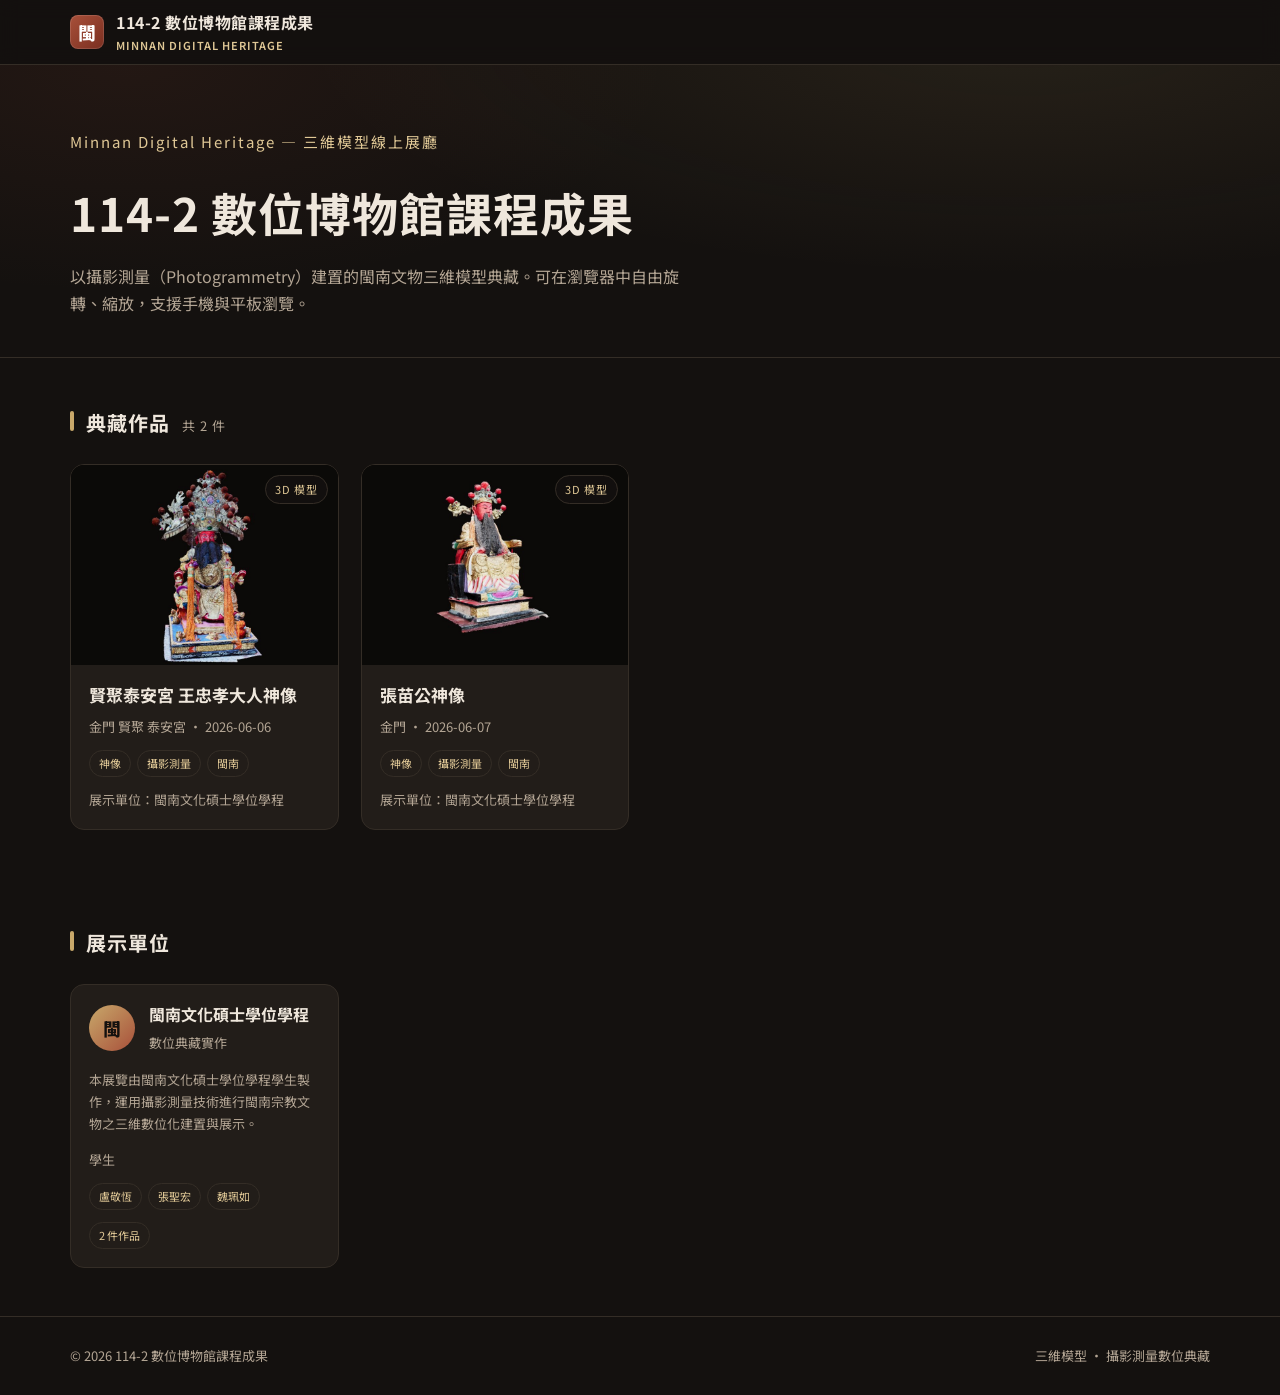
<file: index.html>
<!DOCTYPE html>
<html lang="zh-Hant">
<head>
  <meta charset="UTF-8" />
  <meta name="viewport" content="width=device-width, initial-scale=1, viewport-fit=cover" />
  <title>114-2 數位博物館課程成果</title>
  <meta name="description" content="以攝影測量建置的閩南文物三維模型線上展廳，可旋轉縮放、支援手機瀏覽。" />
  <link rel="icon" type="image/svg+xml" href="favicon.svg" />
  <link rel="icon" type="image/png" sizes="32x32" href="favicon-32.png" />
  <link rel="icon" type="image/png" sizes="16x16" href="favicon-16.png" />
  <link rel="apple-touch-icon" href="apple-touch-icon.png" />
  <link rel="preconnect" href="https://fonts.googleapis.com" />
  <link rel="preconnect" href="https://fonts.gstatic.com" crossorigin />
  <link href="https://fonts.googleapis.com/css2?family=Noto+Sans+TC:wght@400;500;700&display=swap" rel="stylesheet" />
  <link rel="stylesheet" href="assets/css/style.css?v=3" />
</head>
<body>
  <header class="site-header">
    <div class="container">
      <a class="brand" href="index.html">
        <span class="seal">閩</span>
        <span>114-2 數位博物館課程成果<small>MINNAN DIGITAL HERITAGE</small></span>
      </a>
    </div>
  </header>

  <section class="hero">
    <div class="container">
      <div class="hero-course" id="hero-course"></div>
      <div class="sub" id="hero-sub"></div>
      <h1 id="hero-title"></h1>
      <p class="intro" id="hero-intro"></p>
    </div>
  </section>

  <main class="container">
    <section class="section">
      <h2 class="section-title">典藏作品 <span class="count" id="works-count"></span></h2>
      <div class="grid" id="works-grid"></div>
    </section>

    <section class="section">
      <h2 class="section-title">展示單位</h2>
      <div class="grid" id="uploaders-grid"></div>
    </section>
  </main>

  <footer class="site-footer">
    <div class="container">
      <span>© <span id="year"></span> 114-2 數位博物館課程成果</span>
      <span>三維模型 · 攝影測量數位典藏</span>
    </div>
  </footer>

  <script src="assets/js/app.js?v=3"></script>
</body>
</html>
</file>
<file: assets/css/style.css>
:root {
  --bg: #14110f;
  --bg-soft: #1c1815;
  --card: #221d19;
  --line: #342d26;
  --text: #efe7dc;
  --muted: #b3a594;
  --gold: #c8a86a;
  --gold-soft: #e0c896;
  --accent: #a8503a;
  --radius: 14px;
  --maxw: 1180px;
}

* { box-sizing: border-box; }
html { -webkit-text-size-adjust: 100%; }
body {
  margin: 0;
  font-family: "Noto Sans TC", "PingFang TC", "Microsoft JhengHei", system-ui, sans-serif;
  background: var(--bg);
  color: var(--text);
  line-height: 1.7;
  -webkit-font-smoothing: antialiased;
}
a { color: inherit; text-decoration: none; }
img { max-width: 100%; display: block; }

.container {
  max-width: var(--maxw); margin: 0 auto;
  /* respect notch / rounded-corner safe areas on mobile */
  padding-left: max(20px, env(safe-area-inset-left));
  padding-right: max(20px, env(safe-area-inset-right));
}

/* ---------- Header ---------- */
.site-header {
  position: sticky; top: 0; z-index: 50;
  background: rgba(20,17,15,.82);
  backdrop-filter: saturate(140%) blur(10px);
  border-bottom: 1px solid var(--line);
}
.site-header .container {
  display: flex; align-items: center; justify-content: space-between;
  height: 64px;
}
.brand { display: flex; align-items: center; gap: 12px; font-weight: 700; letter-spacing: .5px; }
.brand .seal {
  width: 34px; height: 34px; border-radius: 8px; flex: none;
  background: linear-gradient(135deg, var(--accent), #7a2e20);
  display: grid; place-items: center; color: #fff; font-weight: 800; font-size: 18px;
  box-shadow: inset 0 0 0 1px rgba(255,255,255,.12);
}
.brand small { display:block; color: var(--gold-soft); font-weight: 600; font-size: 11px; letter-spacing: 1px; }
.nav-back { color: var(--gold-soft); font-size: 14px; }
.nav-back:hover { color: var(--gold); }

/* ---------- Hero ---------- */
.hero {
  padding: 64px 0 40px;
  border-bottom: 1px solid var(--line);
  background:
    radial-gradient(1200px 400px at 80% -10%, rgba(200,168,106,.10), transparent 60%),
    radial-gradient(900px 380px at 10% 0%, rgba(168,80,58,.10), transparent 60%);
}
.hero-course {
  display: inline-block; margin-bottom: 18px;
  background: linear-gradient(135deg, rgba(200,168,106,.20), rgba(168,80,58,.16));
  border: 1px solid var(--gold);
  color: var(--gold-soft); font-weight: 700; font-size: 13px; letter-spacing: 1.5px;
  padding: 7px 16px; border-radius: 999px;
}
.hero h1 { font-size: clamp(28px, 5vw, 46px); margin: 0 0 12px; letter-spacing: 1px; }
.hero .sub { color: var(--gold-soft); font-size: 15px; letter-spacing: 2px; margin-bottom: 18px; }
.hero p.intro { color: var(--muted); max-width: 640px; margin: 0; }

/* ---------- Section ---------- */
/* top/bottom only — never zero out .container's horizontal padding
   (work.html uses class="container section" on the SAME element) */
.section { padding-top: 48px; padding-bottom: 48px; }
.section-title {
  display: flex; align-items: baseline; gap: 12px; margin: 0 0 24px;
  font-size: 20px; letter-spacing: 1px;
}
.section-title::before { content: ""; width: 4px; height: 20px; background: var(--gold); border-radius: 2px; }
.section-title .count { color: var(--muted); font-size: 13px; font-weight: 400; }

/* ---------- Grid / Cards ---------- */
.grid { display: grid; gap: 22px; grid-template-columns: repeat(auto-fill, minmax(260px, 1fr)); }
.card {
  background: var(--card); border: 1px solid var(--line); border-radius: var(--radius);
  overflow: hidden; transition: transform .2s ease, border-color .2s ease, box-shadow .2s ease;
}
.card:hover { transform: translateY(-4px); border-color: var(--gold); box-shadow: 0 14px 34px rgba(0,0,0,.4); }
.card .thumb {
  aspect-ratio: 4/3; background: #0d0b0a center/cover no-repeat;
  display: grid; place-items: center; position: relative;
}
.card .thumb .badge3d {
  position: absolute; top: 10px; right: 10px;
  background: rgba(20,17,15,.8); border: 1px solid var(--line);
  color: var(--gold-soft); font-size: 11px; padding: 4px 9px; border-radius: 999px; letter-spacing: 1px;
}
.card .thumb {
  background-color: #0d0b0a;
  background-image:
    radial-gradient(120% 90% at 50% 0%, rgba(168,80,58,.22), transparent 60%),
    radial-gradient(100% 80% at 50% 100%, rgba(200,168,106,.16), transparent 60%);
}
.card .thumb .ph { display: grid; place-items: center; gap: 10px; text-align: center; padding: 16px; }
.card .thumb .ph-seal {
  width: 56px; height: 56px; border-radius: 12px;
  background: linear-gradient(135deg, var(--accent), #7a2e20);
  display: grid; place-items: center; color: #fff; font-weight: 800; font-size: 28px;
  box-shadow: inset 0 0 0 1px rgba(255,255,255,.14);
}
.card .thumb .ph-title { color: var(--gold-soft); font-size: 14px; letter-spacing: 1px; }
.card .body { padding: 16px 18px 18px; }
.card .body h3 { margin: 0 0 6px; font-size: 17px; }
.card .body .meta { color: var(--muted); font-size: 13px; }
.card .tags { margin-top: 12px; display: flex; flex-wrap: wrap; gap: 6px; }
.tag { font-size: 11px; color: var(--gold-soft); border: 1px solid var(--line); padding: 3px 9px; border-radius: 999px; }

/* ---------- Uploader strip ---------- */
.uploader { display: flex; align-items: center; gap: 14px; }
.uploader .ava {
  width: 46px; height: 46px; border-radius: 50%; flex: none;
  background: linear-gradient(135deg, var(--gold), var(--accent));
  display: grid; place-items: center; color: #14110f; font-weight: 800; font-size: 18px;
}
.uploader .who b { display: block; }
.uploader .who span { color: var(--muted); font-size: 13px; }

/* ---------- Work detail ---------- */
.work-layout { display: grid; grid-template-columns: 1fr 360px; gap: 28px; align-items: start; }
.viewer-wrap {
  position: relative; background: #0c0a09; border: 1px solid var(--line);
  border-radius: var(--radius); overflow: hidden; aspect-ratio: 4/3; min-height: 380px;
}
#viewer { width: 100%; height: 100%; display: block; touch-action: none; }
.viewer-toolbar {
  position: absolute; bottom: 14px; left: 50%; transform: translateX(-50%);
  display: flex; gap: 8px; background: rgba(20,17,15,.78);
  border: 1px solid var(--line); padding: 7px; border-radius: 12px; backdrop-filter: blur(8px);
}
.viewer-toolbar button {
  background: transparent; border: 0; color: var(--text); cursor: pointer;
  width: 40px; height: 36px; border-radius: 8px; font-size: 17px; display: grid; place-items: center;
  transition: background .15s;
}
.viewer-toolbar button:hover { background: rgba(200,168,106,.18); }
.viewer-toolbar button.active { background: var(--gold); color: #14110f; }
.viewer-hint {
  position: absolute; top: 12px; left: 14px; color: var(--muted); font-size: 12px;
  background: rgba(20,17,15,.6); padding: 4px 10px; border-radius: 8px; pointer-events: none;
}
.loader {
  position: absolute; inset: 0; display: grid; place-items: center; gap: 14px;
  background: #0c0a09; z-index: 5; transition: opacity .4s; text-align: center;
}
.loader.hidden { opacity: 0; pointer-events: none; }
.spinner {
  width: 42px; height: 42px; border-radius: 50%;
  border: 3px solid var(--line); border-top-color: var(--gold); animation: spin 1s linear infinite;
}
@keyframes spin { to { transform: rotate(360deg); } }
.loader .pct { color: var(--gold-soft); font-size: 13px; letter-spacing: 1px; }

.work-info h1 { margin: 0 0 4px; font-size: 26px; }
.work-info .sub-en { color: var(--muted); font-size: 13px; letter-spacing: 1px; margin-bottom: 18px; }
.info-row { display: flex; gap: 10px; padding: 10px 0; border-bottom: 1px solid var(--line); font-size: 14px; }
.info-row .k { color: var(--muted); width: 76px; flex: none; }
.info-row .v { color: var(--text); }
.desc { margin-top: 20px; color: #ded3c4; font-size: 15px; }
.credits { margin-top: 18px; color: var(--muted); font-size: 12.5px; border-left: 2px solid var(--line); padding-left: 12px; }
.panel-tags { margin: 14px 0 4px; display: flex; flex-wrap: wrap; gap: 6px; }

/* ---------- Footer ---------- */
.site-footer { border-top: 1px solid var(--line); padding: 28px 0; color: var(--muted); font-size: 13px; }
.site-footer .container { display: flex; justify-content: space-between; flex-wrap: wrap; gap: 10px; }

/* ---------- Responsive ---------- */
@media (max-width: 880px) {
  .work-layout { grid-template-columns: 1fr; }
  .viewer-wrap { aspect-ratio: 1/1; min-height: 320px; }
  .hero { padding: 44px 0 30px; }
  .section { padding-top: 34px; padding-bottom: 34px; }
}
@media (max-width: 480px) {
  .brand { font-size: 15px; }
  .brand small { font-size: 10px; letter-spacing: .5px; }
  .grid { grid-template-columns: 1fr; }
}
</file>
